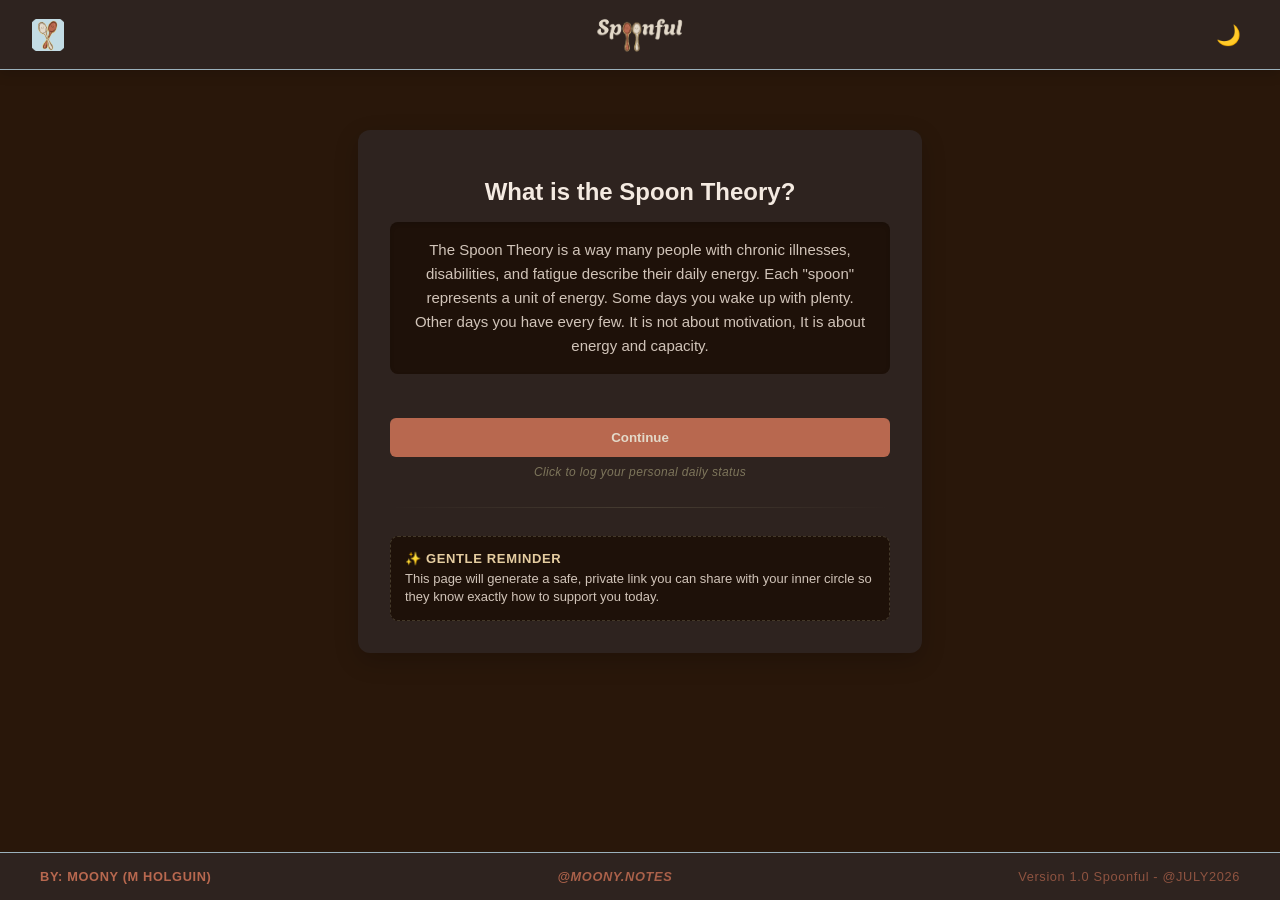
<file: index.html>
<!DOCTYPE html>
<html lang="en">
    <head>
        <meta charset="UTF-8">
        <meta name="viewport" content="width=device-width, initial-scale=1.0">
        <title>Spoonful</title>
        <link rel="stylesheet" href="style.css">
        </head>
        <body>
            <!--THE HEADER BAR-->
            <header>
               
                <div class="header-left">
                <img src="spoonful-logo.png" alt="Spoonful Icon" class="header-logo-icon">
            </div>

            <div class="header-center">
                <img src="spoonful-title.png" alt="Spoonful" class="header-logo-title">
            </div>

            <div class="header-right">
                <div class="theme-toggle-box">
                <span class="theme-toggle">🌙</span>
                </div>
            </div>
            
            </header>
            <!--THE CENTRAL CARD CONTAINER-->
            <main class="landing-card">
                <h1>What is the Spoon Theory?</h1>

            <!-- WRAPPER FOR CHOCOLATE CONTENT BOX-->
                <div class="explanation-box">
                    <p class="explanation">
                    The Spoon Theory is a way many people with chronic illnesses, disabilities, and fatigue describe their daily energy. Each "spoon" represents a unit of energy. Some days you wake up with plenty. Other days you have every few. It is not about motivation, It is about energy and capacity.
                </p>
            </div>

                <!--CONTINUE BUTTON-->
                <button class="continue-btn">Continue</button>
                <span class="action-subtitle">Click to log your personal daily status</span>

                <div class="card-divider"></div>

    <div class="tip-box">
        <span class="tip-title">✨ Gentle Reminder</span>
        <p>This page will generate a safe, private link you can share with your inner circle so they know exactly how to support you today.</p>
    </div>

            </main>

            <!--Footer bc yes-->
            <footer class="app-branding-footer">
                <hr class="footer-divider">
                <div class="footer-meta">
                    <span class="author-tag">By: Moony (M Holguin)</span>
                    <span class="handle-tag">@Moony.notes</span>
                    <span class="version-tag">Version 1.0 Spoonful - @JULY2026</span>
                </div>
            </footer>
             <script src="script.js"></script>
        </body>
</html>
</file>
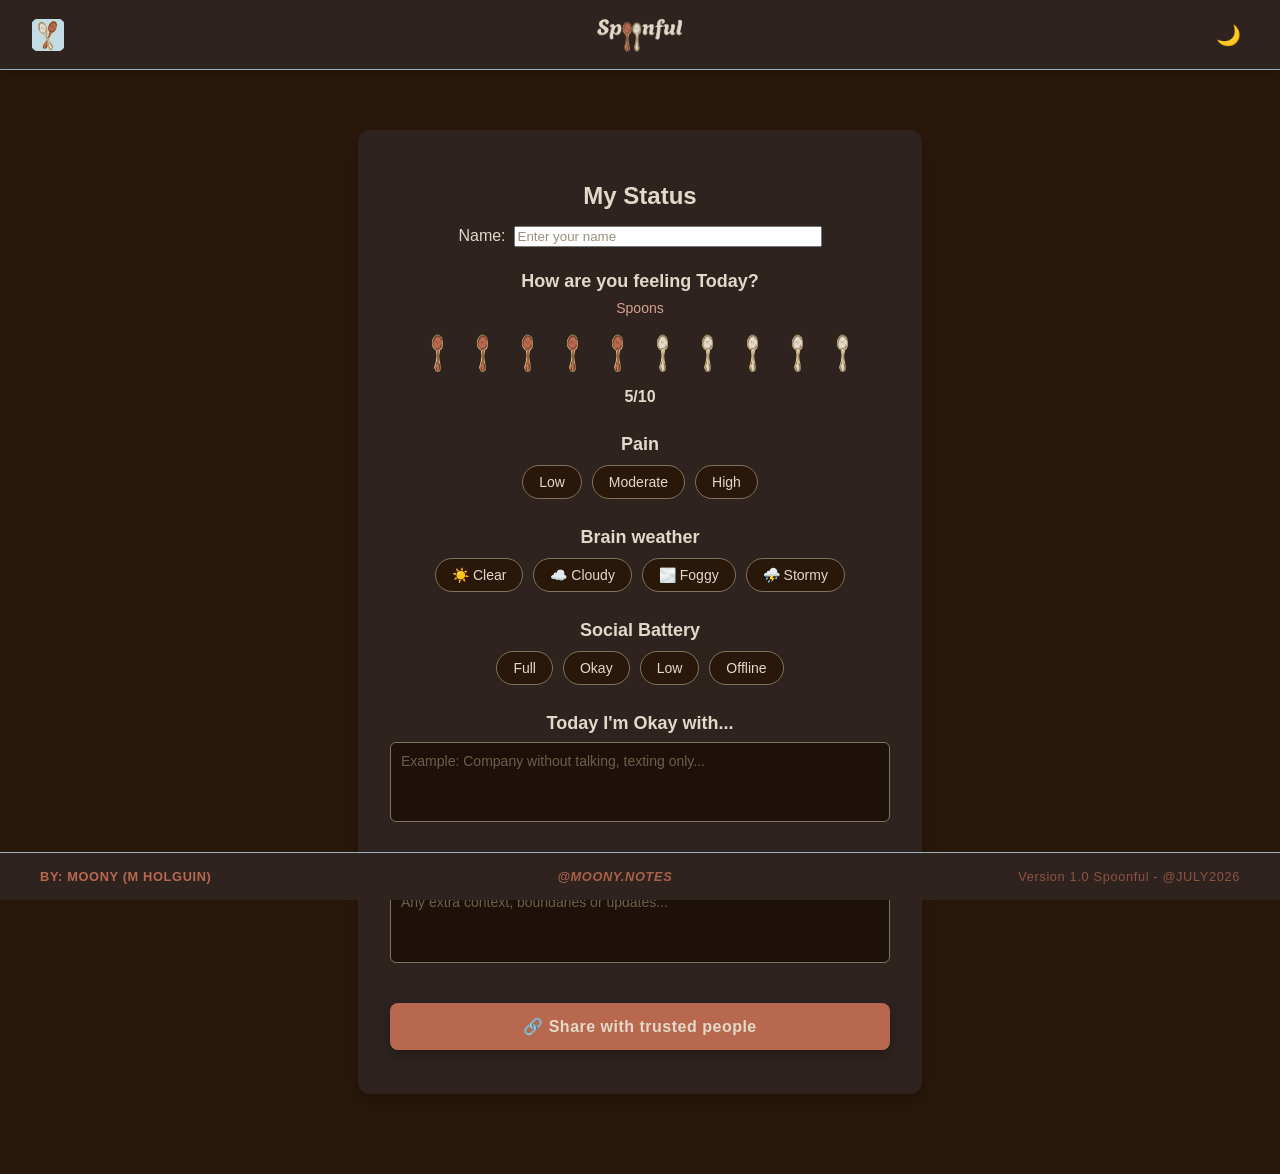
<file: MyStatus.html>
<!DOCTYPE html>
<html lang="en">
    <head>
        <meta charset="UTF-8">
        <meta name="viewport" content="width=device-width, initial-scale=1.0">
        <title>Spoonful</title>
        <link rel="stylesheet" href="style.css">
        </head>
        <body>
            <!--THE HEADER BAR-->
            <header>
               
                <div class="header-left">
                <img src="spoonful-logo.png" alt="Spoonful Icon" class="header-logo-icon">
            </div>

            <div class="header-center">
                <img src="spoonful-title.png" alt="Spoonful" class="header-logo-title">
            </div>

            <div class="header-right">
                <div class="theme-toggle-box">
                <span class="theme-toggle">🌙</span>
                </div>
            </div>

        </header>

        <!--MY STATUS MAIN CONTAINER-->
        <main class="landing-card">
            <!--Wrap inputs in a form to safely group data collection-->
            <form id="status-form">

            <!--notebook fields under this :)-->

            <!--HEADER SECTION-->
            <div class="status-header">
                <h2>My Status</h2>
                <div class="name-field">
                    <label for="name">Name:</label>
                    <input type="text" id="user-name" placeholder="Enter your name">
                </div>
            </div>

           <!--SPOON CAPACITY SECTION-->
           <div class="spoon-counter-section">
            <h3> How are you feeling Today?</h3>
            <span class="section-sub">Spoons</span>

            <!--Custom illustrated spoons-->
            <div class="spoons-row" class="spoons-visual-row">
            <img src="spoon-full.png" class="spoon-preview" alt="Spoon">
            <img src="spoon-full.png" class="spoon-preview" alt="Spoon">
            <img src="spoon-full.png" class="spoon-preview" alt="Spoon">
            <img src="spoon-full.png" class="spoon-preview" alt="Spoon">
            <img src="spoon-full.png" class="spoon-preview" alt="Spoon">
            <img src="spoon-empty.png" class="spoon-preview" alt="Spoon">
            <img src="spoon-empty.png" class="spoon-preview" alt="Spoon">
            <img src="spoon-empty.png" class="spoon-preview" alt="Spoon">
            <img src="spoon-empty.png" class="spoon-preview" alt="Spoon">
            <img src="spoon-empty.png" class="spoon-preview" alt="Spoon">
            </div>

            <!--Numerical counter-->
            <div class="counter-display">
                <span id="current-spoons">5</span>/<span id="total-spoons">10</span>
            </div>
           </div>

            <!--PAIN LEVEL SECTION-->
            <div class="pain-level-selection">
                <h3>Pain</h3>
                <div class="toggle-group" id="pain group">
                    <button type="button" class="toggle-btn" data-value="low">Low</button>
                    <button type="button" class="toggle-btn" data-value="moderate">Moderate</button>
                    <button type="button" class="toggle-btn" data-value="high">High</button>
                </div>
            </div>

            <!--BRAIN WEATHER-->
            <div class="brain-weather-section">
                <h3>Brain weather</h3>
                <div class="toggle-group" id="weather-group">
                    <button type="button" class="toggle-btn" data-value="clear">☀️ Clear</button>
                    <button type="button" class="toggle-btn" data-value="cloudy">☁️ Cloudy</button>
                    <button type="button" class="toggle-btn" data-value="foggy">🌫️ Foggy</button>
                    <button type="button" class="toggle-btn" data-value="stormy">⛈️ Stormy</button>
                </div>
            </div>

            <!--SOCIAL BATTERY SECTION-->
            <div class="social-battery-section">
                <h3>Social Battery</h3>
                <div class="toggle-group" id="battery-group">
                    <button type="button" class="toggle-btn" data-value="full"> Full</button>
                    <button type="button" class="toggle-btn" data-value="okay"> Okay</button>
                    <button type="button" class="toggle-btn" data-value="low"> Low</button>
                    <button type="button" class="toggle-btn" data-value="offline"> Offline</button>
                </div>

                <!--TODAY I'M OKAY WITH SECTION-->
                <div class="comfort-section">
                    <h3>Today I'm Okay with...</h3>
                    <div class="input-group">
                        <textarea id="comfort-text" placeholder="Example: Company without talking, texting only..."></textarea>
                    </div>
                </div>

           <!--OPTIONAL NOTE SECTION-->
           <div class="notes-section">
            <h3> Anything you'd like people to know? <span class="optional-tag">(Optional)</span></h3>
            <div class="input-group">
                <textarea id="custom-note" placeholder="Any extra context, boundaries or updates..."></textarea>
            </div>
          </div>
            <!--GENERATE/SHARE BUTTON-->

        <div class="action-section">

            <button type="button" id="share-btn" class="main-action-btn">

                🔗 Share with trusted people

            </button>
        </div>
            </div>
           </div>

           </form>

        </main>

         <!--Footer-->
            <footer class="app-branding-footer">
                <hr class="footer-divider">
                <div class="footer-meta">
                    <span class="author-tag">By: Moony (M Holguin)</span>
                    <span class="handle-tag">@Moony.notes</span>
                    <span class="version-tag">Version 1.0 Spoonful - @JULY2026</span>
            </footer>

         <script src="script.js"></script>
         
    </body>
</html>
</file>
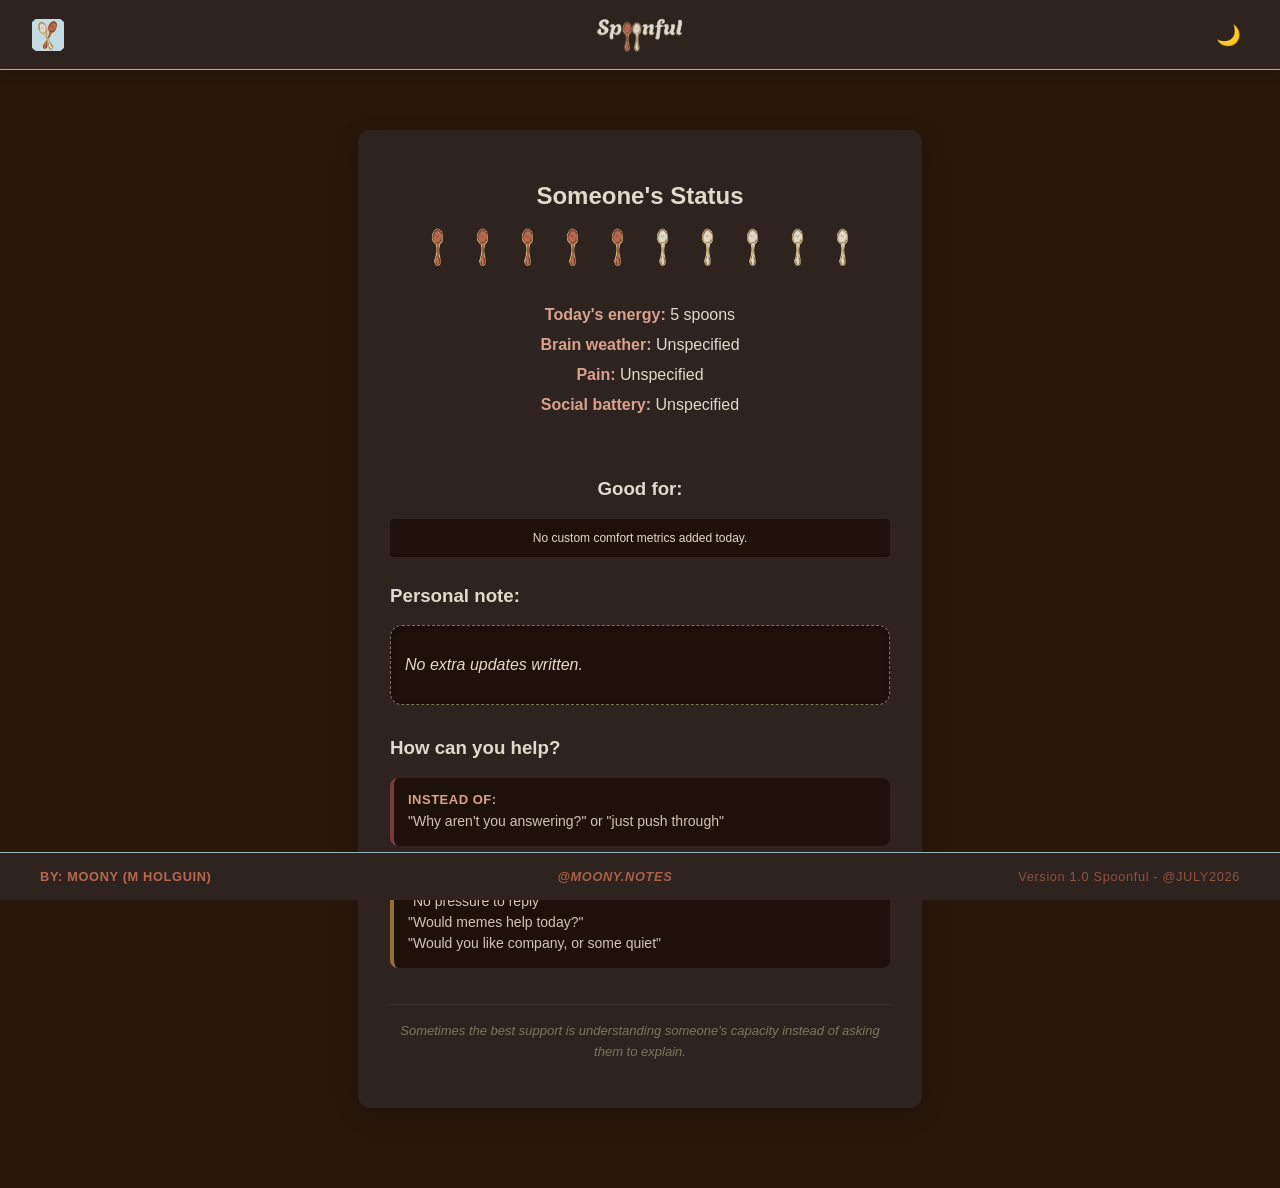
<file: view.html>
<!DOCTYPE html>
<html lang="en">
    <head>
        <meta charset="UTF-8">
        <meta name="viewport" content="width=device-width, initial-scale=1.0">
        <title>Spoonful - Status View</title>
        <link rel="stylesheet" href="style.css">
    </head>
<body>

    <header>
       <div class="header-left">
                <img src="spoonful-logo.png" alt="Spoonful Icon" class="header-logo-icon">
            </div>

            <div class="header-center">
                <img src="spoonful-title.png" alt="Spoonful" class="header-logo-title">
            </div>

           <div class="header-right">
                <div class="theme-toggle-box">
                <span class="theme-toggle">🌙</span>
                </div>
            </div>

    </header>

    <main class="landing-card">

        <div class="status-header">
            <h2 id="view-title"><span id="display-name">Someone</span>'s Status</h2>
        </div>

        <div class="spoon-counter-section">
            <div id="view-spoons-row" class="spoons-row">
                <img src="spoon-full.png" class="spoon-preview" alt="Spoon">
                <img src="spoon-full.png" class="spoon-preview" alt="Spoon">
                <img src="spoon-full.png" class="spoon-preview" alt="Spoon">
                <img src="spoon-full.png" class="spoon-preview" alt="Spoon">
                <img src="spoon-full.png" class="spoon-preview" alt="Spoon">
                <img src="spoon-empty.png" class="spoon-preview" alt="Spoon">
                <img src="spoon-empty.png" class="spoon-preview" alt="Spoon">
                <img src="spoon-empty.png" class="spoon-preview" alt="Spoon">
                <img src="spoon-empty.png" class="spoon-preview" alt="Spoon">
                <img src="spoon-empty.png" class="spoon-preview" alt="Spoon">
            </div>
        </div>

        <div class="status-details-display">
            <ul class="status-list">
                <li><strong>Today's energy:</strong> <span id="display-spoons">5</span> spoons</li>
                <li><strong>Brain weather:</strong> <span id="display-weather">Foggy</span></li>
                <li><strong>Pain:</strong> <span id="display-pain">Moderate</span></li>
                <li><strong>Social battery:</strong> <span id="display-battery">Running low</span></li>
            </ul>

            <div class="good-for-box"></div>
            <h3>Good for:</h3>
            <p id="display-comfort" class="text-display-box">Texting, Company without talk, Memes</p>
            </div>

            <div class="personal-note-section">
                <h3>Personal note:</h3>
                <div class="note-bubble">
                    <p id="display-note">"Replies might be slow today, I'm not ignoring anyone."</p>
                </div>
            </div>

            <div class="help-section">
                <h3>How can you help?</h3>
                <div class="help-comparison">
                    <div class="instead-box">
                        <span class="label">Instead of:</span>
                        <p>"Why aren't you answering?" or "just push through"</p>
                    </div>
                    <div class="try-box">
                        <span class="label trigger-try">Try:</span>
                        <p>
                            "No pressure to reply"<br>
                            "Would memes help today?"<br>
                            "Would you like company, or some quiet"
                        </p>
                    </div>
                </div>
            </div>

            <p class="reflection-text">
                Sometimes the best support is understanding someone's capacity instead of asking them to explain.
            </p>
        </div>

    </main>

 <!--Footer-->
            <footer class="app-branding-footer">
                <hr class="footer-divider">
                <div class="footer-meta">
                    <span class="author-tag">By: Moony (M Holguin)</span>
                    <span class="handle-tag">@Moony.notes</span>
                    <span class="version-tag">Version 1.0 Spoonful - @JULY2026</span>
            </footer>

    <script src="script.js"></script>

</body>

</html>
</file>
<file: style.css>
/*The Canvas*/
body {
    background-color: #29170a; /*uPDATED: Warm, dark brown*/
    color: #E3D9C9; /*UPDATED: warmer cream text*/
    font-family: sans-serif;
    margin: 0;
    display: flex;
    flex-direction: column;
    align-items:center;
    min-height: 100vh;
    padding-top: 130px;
    box-sizing:border-box;
}

/*TOP HEADER bar*/
header {
    width: 100%;
    position: fixed; /* Keeps it pinned nicely at the top */
    top: 0;
    left: 0;
    background-color: #2e231f; /* Matches card color exactly */
    display: flex;
    justify-content: space-between;
    align-items: center;
    padding: 0.75rem 2rem; /* Clean balanced padding */
    box-sizing: border-box;
    box-shadow: 0 4px 12px rgba(0,0,0,0.15); /*soft shadow*/
    z-index: 1000;
    height: 70px; /*Locked height*/
    border-bottom:  1.5px solid #9bb1bc;
}

/*Force text left and right*/
.header-left,
.header-right {
    flex: 1;
    display: flex;
    align-items: center; /*Vertically centers the icon inside its track*/
}

/*Align the right side items to the far end*/
.header-right {
    justify-content:flex-end; /*correct far right edge*/
    align-items: center;
}

/*Layout container for theme switch*/
.theme-toggle-box {
    display: flex;
    align-items: center;
    cursor: pointer;
    font-size: 1.25rem; /*Nice redable size for the moon*/
    width: 32px;
    height: 32px;
}

.header-center {
    display: flex;
    justify-content: center;
    align-items: center;
    flex: 2; /*Gives the middle block stretching priority (a tad)*/
}

.header-logo-icon {
    height: 32px;/*Giving it a tiny bit more visual weight*/
    width: auto;
    object-fit: contain;
    display: block;
}

.header-logo-title {
    height: 40px;
    width: auto;
    object-fit: contain;
    display: block;
}

.logo {
    font-weight: bold;
    letter-spacing: 1px;
}

/*Landing card container*/
.landing-card {
    background-color: #2e231f; /*light brown contrast box*/
    border-radius: 12px; /*rounded corners*/
    padding: 32px;
    max-width: 500px; /*clean mobile layout constraint*/
    width: 90%;
    text-align: center;
    box-shadow: 0 8px 24px rgba(0,0,0,0.2); /*shadow dept effect*/
}

h1{
    font-size: 24px;
    margin-bottom: 16px;
    color: #f4eae1;
}

.explanation-box {
    background-color: #1e1109;/*Dark warm chocolate*/
    border-radius: 8px;
    padding: 16px;
    margin-bottom: 20px;
    box-shadow: inset 0 2px 4px rgba(0, 0, 0, 0.15);
}

.explanation {
    font-size: 15px;
    line-height: 1.6;
    color: #d1c4b9; /*slightly muted cream, easy reading*/
    margin: 0;
    text-align: center;
}


/*Action button, interactive element*/
.continue-btn {
    background-color: #B8684F; /*cream sruface*/
    color: #E3D9C9; /*dark text*/
    border: none;
    border-radius: 6px;
    padding: 12px;
    font-weight: bold;
    width: 100%;
    margin-top: 24px;
    cursor: pointer;
}

/*Subtitle text under primary continue button*/
.action-subtitle {
    display: block;
    font-size:12px;
    color: #7D755B; /*Cozy muted text*/
    margin-top: 8px;
    font-style: italic;
    letter-spacing: 0.03em;
}

/*Subtle divider*/
.card-divider {
    height: 1px;
    background: linear-gradient(to right, transparent, rgba(125, 117, 91, 0.3), transparent);
  margin: 28px 0;
}

/*Lower page box for gentle reminder*/
.tip-box {
    background-color: #1e1109;
    border: 1px dashed rgba(125, 117, 91, 0.4); /*dashed for cozy feel*/
    border-radius: 8px;
    padding: 14px;
    text-align: left;
    margin-top: 12px;
}

/*header insider the reminder box*/
.tip-title {
    font-size: 13px;
    font-weight: bold;
    color: #E5CDA1; /*WARM OCHRE ACCENT*/
    display: block;
    margin-bottom:  4px;
    text-transform: uppercase;
    letter-spacing: 0.05em;
}

/*paragraph text inside the reminder box*/
.tip-box p {
    margin: 0;
    font-size: 13px;
    line-height: 1.4;
    color: #d1c4b9; /*Better reading*/
}

/*=============
STYLE OF MY STATUS PAGE
========================*/

/*Spoons visual row styling*/
.spoons-row {
    display: flex;
    flex-wrap: nowrap;
    justify-content: center;
    gap: 5px; /*Breathing space between spoons*/
    margin: 16px 0;
}

.spoon-preview {
    width: 40px; /*clean n readable for mobile screens*/
    height: 40px; /*Keeps them squared*/
    object-fit: contain;
}

/*Numericla counter under spoons*/
.counter-display {
    font-size: 16px;
    font-weight: 600;
    color: #E3D9C9;
    margin-bottom: 24px;
}

/*Form section headers & titles*/
.status-header h2 {
    font-size: 24px;
    color: #E3D9C9;
    margin-bottom: 16px;
}

.spoon-counter-section h3,
.pain-level-selection h3,
.brain-weather-section h3,
.social-weather-section h3,
.social-battery-section h3,
.comfort-section h3,
.notes-section h3 

{
    font-size: 18px;
    color: #E3D9C9;
    margin-top: 20px;
    margin-bottom: 8px;
}

.section-sub {
    font-size: 14px;
    color: #d9a28f;
    display: block;
    margin-bottom: 12px;
}

.optional-tag {
    font-size: 12px;
    color: #d9a28f;
}

/*Input fields and textareas*/
.name-field {
    display: flex;
    align-items: center;
    justify-content: center;
    gap: 8px;
    margin-bottom: 24px;
}

.name-field label {
    font-size: 16px;
    color: #E3D9C9;
}

input[type="texts"],
textarea {
    background-color: #1e1109; /*deep, cozy dark interior fil*/
    border: 1px solid #7D755B; /*muted earthy border line*/
    border-radius: 6px;
    color: #E3D9C9;
    padding: 10px;
    font-family: sans-serif;
    font-size: 14px;
    box-sizing: border-box;
}

input[type="text"]
{
width: 60%;
}

textarea {
    width: 100%;
    height: 80px;
    resize: none; /*Keeps container clean without user breaking layour*/
}

/*Custom placeholder text colors to fit the theme*/
input::placeholder,
textarea::placeholder {
    color: #7d755b;
    opacity:0.8;
}

/*Adding structure and breathing room to sections*/
.pain-level-selection,
.brain-weather-section,
.social-battery-section,
.comfort-section,
.notes-section
{
    margin-top: 28px;
    margin-bottom: 12px;
    text-align: center;
}

/*Aligning buttons*/
.toggle-group {
    display: flex;
    justify-content: center;
    flex-wrap: wrap;
    gap: 10px; /*Space between individual buttons*/
    margin-top: 10px;
}

/*Base style for Toggle buttons*/
.toggle-btn {
    background-color: #29170a; /*deep interior container fill*/
    color: #E3D9C9; /*warm cream text*/
    border: 1px solid #7D755B; /*muted earthy border line*/
    border-radius: 20px; /*curved buttons :D*/
    padding: 8px 16px;
    font-size: 14px;
    cursor: pointer;
    transition: all 0.2s ease;
}

/*subtle hover effect*/
.toggle-btn:hover {
    background-color: #B8684F;
    border-color: #B8684F;
    color: #E3D9C9;
    font-weight: 600;
    box-shadow: 0 4px 12px rgba(184, 104, 79, 0.2);
}

.action-section {
    margin-top: 36px;
    margin-bottom: 8px;
}

.main-action-btn {
    background-color:#B8684F;
    color: #E3D9C9;
    border: none;
    border-radius: 8px;
    padding: 14px 24px;
    font-size: 16px;
    font-weight: 600;
    letter-spacing: 0.5px;
    width: 100%;
    cursor: pointer;
    box-shadow: 0 4px 14px rgba(0, 0, 0, 0.3);
    transition: background-color 0.2s ease;
}

.main-action-btn:hover {
    background-color: #a2563e; /*slightly deeper tone on hover*/
}

/* ================================================
TRUSTED PERSON VIEW STYLES
=================================================*/

/*Clean styling for the bulleted list*/
.status-list {
    list-style-type: none; /*Removes default dots*/
    padding: 0;
    margin: 24px 0;
    text-align: center;
    display: inline-block; /*keeps it centered*/
}

.status-list li {
    font-size: 16px;
    margin-bottom: 12px;
    color: #E3D9C9;
}

.status-list strong {
    color: #d9a28f; /*soft pastel orange-pink ish accent for labels*/
}

/*Good for box & personal use*/
.good-for-box,
.personal-note-section {
    margin-top: 28px;
    text-align: left;
}

.text-display-box {
    background-color: #1e1109; /*Clean minimalistic left border*/
    padding: 12px;
    border-radius: 4px;
    color: #E3D9C9;
    MARGIN-TOP: 6PX;
    font-size: 12px;
}

/*Personal note aesthetic bubble :p*/
.note-bubble {
    background-color: #1e1109;
    border: 1px dashed #7D755B; /*dashed look 4 handwritten note feel*/
    padding: 14px;
    border-radius: 12px;
    font-style: italic;
    color: #E3D9C9;
    margin-top: 6px;
    box-shadow: inset 0 2px 4px rgba(0,0,0,0.2);
}

/*How can you help section (Instead/ Try comaprison)*/
.help-section {
    margin-top: 32px;
    text-align: left;
}

.help-comparison {
    display: flex;
    flex-direction: column;
    gap: 12px;
    margin-top: 10px;
}

.instead-box, .try-box {
    padding: 14px;
    border-radius: 8px;
    background-color: #1e1109;
}

/*Give the boxes clear, gentle guidance indicators*/
.instead-box{
    border-left: 4px solid #7a3a3a; /*Deep red for boundary warnings*/
}

.try-box {
    border-left: 4px solid #976c39; /*Warm ochre for helpful alternatives*/
}

.instead-box .label, .try-box .label 
{
    font-weight: bold;
    font-size: 13px;
    display: block;
    margin-bottom: 4px;
    text-transform: uppercase;
    letter-spacing: 0.5px;
}

.instead-box .label { color:#d9a28f; }
.try-box .label {color: #E5CDA1 }

.instead-box p, .try-box p 
{
    margin: 0;
    font-size: 14px;
    line-height: 1.5;
    color: #d1c4b9;
}


/*Footer reflection Quote*/
.reflection-text {
    margin-top: 36px;
    font-size: 13px;
    line-height: 1.6;
    color:#7D755B; /*Darker muted cream*/
    font-style: italic;
    text-align: center;
    border-top: 1px solid rgba(125, 117, 91, 0.2);
    padding-top: 16px;
}

/*============================
APP BRANDING FOOTER
======================*/
.app-branding-footer {
  position: fixed;
  bottom: 0;
  left: 0;
  width: 100%;
  background-color: #2e231f; 
  padding: 1rem 2rem; /*breathing room*/
  box-sizing: border-box;
  border-top: 1.5px solid #9bb1bc;
  z-index: 1000;
}

.footer-divider {
   display: none;
}

.footer-meta {
    max-width: 1200px;
    margin: 0 auto;
    display: flex;
    justify-content: space-between;
    align-items: center;
    font-size: 0.8rem;
    color: #B8684F;
    letter-spacing: 0.05em;
}

.author-tag {
    font-weight: 600;
    text-transform: uppercase;
}

.handle-tag {
    font-style: italic;
    font-weight: 600;
    text-transform: uppercase;
    opacity: 0.9;
}

.version-tag {
    opacity: 0.7;
}

main {
    margin-bottom:5rem !important;
}
</file>
